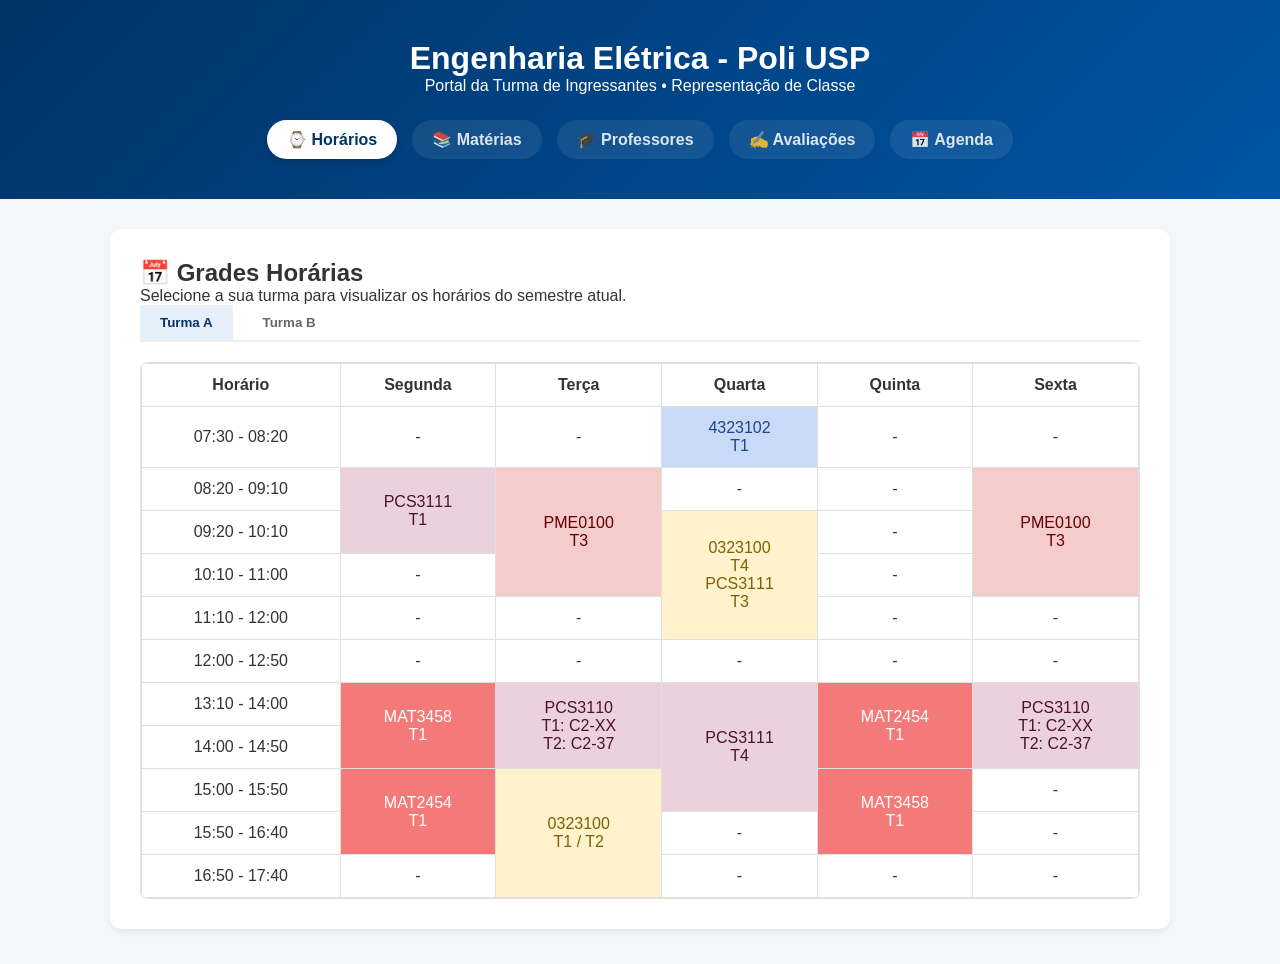
<file: index.html>
<!DOCTYPE html>
<html lang="pt-BR">
<head>
    <meta charset="UTF-8">
    <meta name="viewport" content="width=device-width, initial-scale=1.0">
    <title>Portal Elétrica Poli-USP - Ingressantes</title>
    <link rel="stylesheet" href="style.css">
</head>
<body>

    <header>
        <div class="header-container">
            <h1>Engenharia Elétrica - Poli USP</h1>
            <p>Portal da Turma de Ingressantes • Representação de Classe</p>
        </div>
        <nav class="nav-menu">
            <a href="index.html" class="nav-link active">⌚ Horários</a>
            <a href="materias.html" class="nav-link">📚 Matérias</a>
            <a href="professores.html" class="nav-link">🎓 Professores</a>
            <a href="provas.html" class="nav-link"> ✍️ Avaliações</a>
            <a href="agenda.html" class="nav-link">📅 Agenda</a>
        </nav>
    </header>

    <main class="container">
        <section class="card-section">
            <h2>📅 Grades Horárias</h2>
            <p class="subtitle">Selecione a sua turma para visualizar os horários do semestre atual.</p>
            
            <div class="tab-container">
                <button class="tab-btn active" onclick="switchTab('turmaA')">Turma A</button>
                <button class="tab-btn" onclick="switchTab('turmaB')">Turma B</button>
            </div>

            <div id="turmaA" class="tab-content active">
                <div class="table-responsive">
                    <table class="schedule-table">
                        <thead>
                            <tr>
                                <th>Horário</th>
                                <th>Segunda</th>
                                <th>Terça</th>
                                <th>Quarta</th>
                                <th>Quinta</th>
                                <th>Sexta</th>
                            </tr>
                        </thead>
                        <tbody>
                            <tr>
                                <td class="time-col">07:30 - 08:20</td>
                                <td>-</td>
                                <td>-</td>
                                <td class="subject-cell phys">4323102<br><span class="room">T1</span></td>
                                <td>-</td>
                                <td>-</td>
                            </tr>
                            <tr>
                                <td class="time-col">08:20 - 09:10</td>
                                <td class="subject-cell pcs-lab" rowspan="2">PCS3111<br><span class="room">T1</span></td>
                                <td class="subject-cell pme" rowspan="3">PME0100<br><span class="room">T3</span></td>
                                <td>-</td>
                                <td>-</td>
                                <td class="subject-cell pme" rowspan="3">PME0100<br><span class="room">T3</span></td>
                            </tr>
                            <tr>
                                <td class="time-col">09:20 - 10:10</td>
                                <td class="subject-cell yellow-mat" rowspan="3">0323100<br><span class="room">T4</span><br>PCS3111<br><span class="room">T3</span></td>
                                <td>-</td>
                            </tr>
                            <tr>
                                <td class="time-col">10:10 - 11:00</td>
                                <td>-</td>
                                <td>-</td>
                            </tr>
                            <tr>
                                <td class="time-col">11:10 - 12:00</td>
                                <td>-</td>
                                <td>-</td>
                                <td>-</td>
                                <td>-</td>
                            </tr>
                            <tr>
                                <td class="time-col">12:00 - 12:50</td>
                                <td>-</td>
                                <td>-</td>
                                <td>-</td>
                                <td>-</td>
                                <td>-</td>
                            </tr>
                            <tr>
                                <td class="time-col">13:10 - 14:00</td>
                                <td class="subject-cell red-mat" rowspan="2">MAT3458<br><span class="room">T1</span></td>
                                <td class="subject-cell pcs-teo" rowspan="2">PCS3110<br><span class="room">T1: C2-XX</span><br/><span class="room">T2: C2-37</span></td>
                                <td class="subject-cell pcs-lab" rowspan="3">PCS3111<br><span class="room">T4</span></td>
                                <td class="subject-cell red-mat" rowspan="2">MAT2454<br><span class="room">T1</span></td>
                                <td class="subject-cell pcs-teo" rowspan="2">PCS3110<br><span class="room">T1: C2-XX</span><br/><span class="room">T2: C2-37</span></td>
                            </tr>
                            <tr>
                                <td class="time-col">14:00 - 14:50</td>
                            </tr>
                            <tr>
                                <td class="time-col">15:00 - 15:50</td>
                                <td class="subject-cell red-mat" rowspan="2">MAT2454<br><span class="room">T1</span></td>
                                <td class="subject-cell yellow-mat" rowspan="3">0323100<br><span class="room">T1 / T2</span></td>
                                <td class="subject-cell red-mat" rowspan="2">MAT3458<br><span class="room">T1</span></td>
                                <td>-</td>
                            </tr>
                            <tr>
                                <td class="time-col">15:50 - 16:40</td>
                                <td>-</td>
                                <td>-</td>
                            </tr>
                            <tr>
                                <td class="time-col">16:50 - 17:40</td>
                                <td>-</td>
                                <td>-</td>
                                <td>-</td>
                                <td>-</td>
                            </tr>
                        </tbody>
                    </table>
                </div>
            </div>

            <div id="turmaB" class="tab-content">
                <div class="table-responsive">
                    <table class="schedule-table">
                        <thead>
                            <tr>
                                <th>Horário</th>
                                <th>Segunda</th>
                                <th>Terça</th>
                                <th>Quarta</th>
                                <th>Quinta</th>
                                <th>Sexta</th>
                            </tr>
                        </thead>
                        <tbody>
                            <tr>
                                <td class="time-col">07:30 - 08:20</td>
                                <td>-</td>
                                <td>-</td>
                                <td class="subject-cell phys">4323102<br><span class="room">T2</span></td>
                                <td>-</td>
                                <td>-</td>
                            </tr>
                            <tr>
                                <td class="time-col">08:20 - 09:10</td>
                                <td>-</td>
                                <td class="subject-cell pme" rowspan="3">PME0100<br><span class="room">T4</span></td>
                                <td>-</td>
                                <td class="subject-cell pcs-lab" rowspan="3">PCS3111<br><span class="room">T5</span></td>
                                <td class="subject-cell pme" rowspan="3">PME0100<br><span class="room">T4</span></td>
                            </tr>
                            <tr>
                                <td class="time-col">09:20 - 10:10</td>
                                <td>-</td>
                                <td class="subject-cell yellow-mat" rowspan="2">0323100<br><span class="room">T3</span></td>
                            </tr>
                            <tr>
                                <td class="time-col">10:10 - 11:00</td>
                                <td>-</td>
                            </tr>
                            <tr>
                                <td class="time-col">11:10 - 12:00</td>
                                <td>-</td>
                                <td>-</td>
                                <td>-</td>
                                <td>-</td>
                                <td>-</td>
                            </tr>
                            <tr>
                                <td class="time-col">12:00 - 12:50</td>
                                <td>-</td>
                                <td>-</td>
                                <td>-</td>
                                <td>-</td>
                                <td>-</td>
                            </tr>
                            <tr>
                                <td class="time-col">13:10 - 14:00</td>
                                <td class="subject-cell red-mat" rowspan="2">MAT2454<br><span class="room">T2</span></td>
                                <td class="subject-cell pcs-teo" rowspan="2">PCS3110<br><span class="room">T2: C2-37</span><br/><span class="room">T3: C2-50</span></td>
                                <td class="subject-cell yellow-mat" rowspan="3">0323100<br><span class="room">T5 / T6</span></td>
                                <td class="subject-cell red-mat" rowspan="2">MAT3458<br><span class="room">T2</span></td>
                                <td class="subject-cell pcs-teo" rowspan="2">PCS3110<br><span class="room">T2: C2-37</span><br/><span class="room">T3: C2-50</span></td>
                            </tr>
                            <tr>
                                <td class="time-col">14:00 - 14:50</td>
                            </tr>
                            <tr>
                                <td class="time-col">15:00 - 15:50</td>
                                <td class="subject-cell red-mat" rowspan="2">MAT3458<br><span class="room">T2</span></td>
                                <td class="subject-cell pcs-lab" rowspan="3">PCS3111<br><span class="room">T2</span></td>
                                <td class="subject-cell red-mat" rowspan="2">MAT2454<br><span class="room">T2</span></td>
                                <td class="subject-cell pcs-lab" rowspan="3">PCS3111<br><span class="room">T6</span></td>
                            </tr>
                            <tr>
                                <td class="time-col">15:50 - 16:40</td>
                                <td>-</td>
                            </tr>
                            <tr>
                                <td class="time-col">16:50 - 17:40</td>
                                <td>-</td>
                                <td>-</td>
                                <td>-</td>
                            </tr>
                        </tbody>
                    </table>
                </div>
            </div>
        </section>
    </main>
    <script src="script.js"></script>
</body>
</html>
</file>
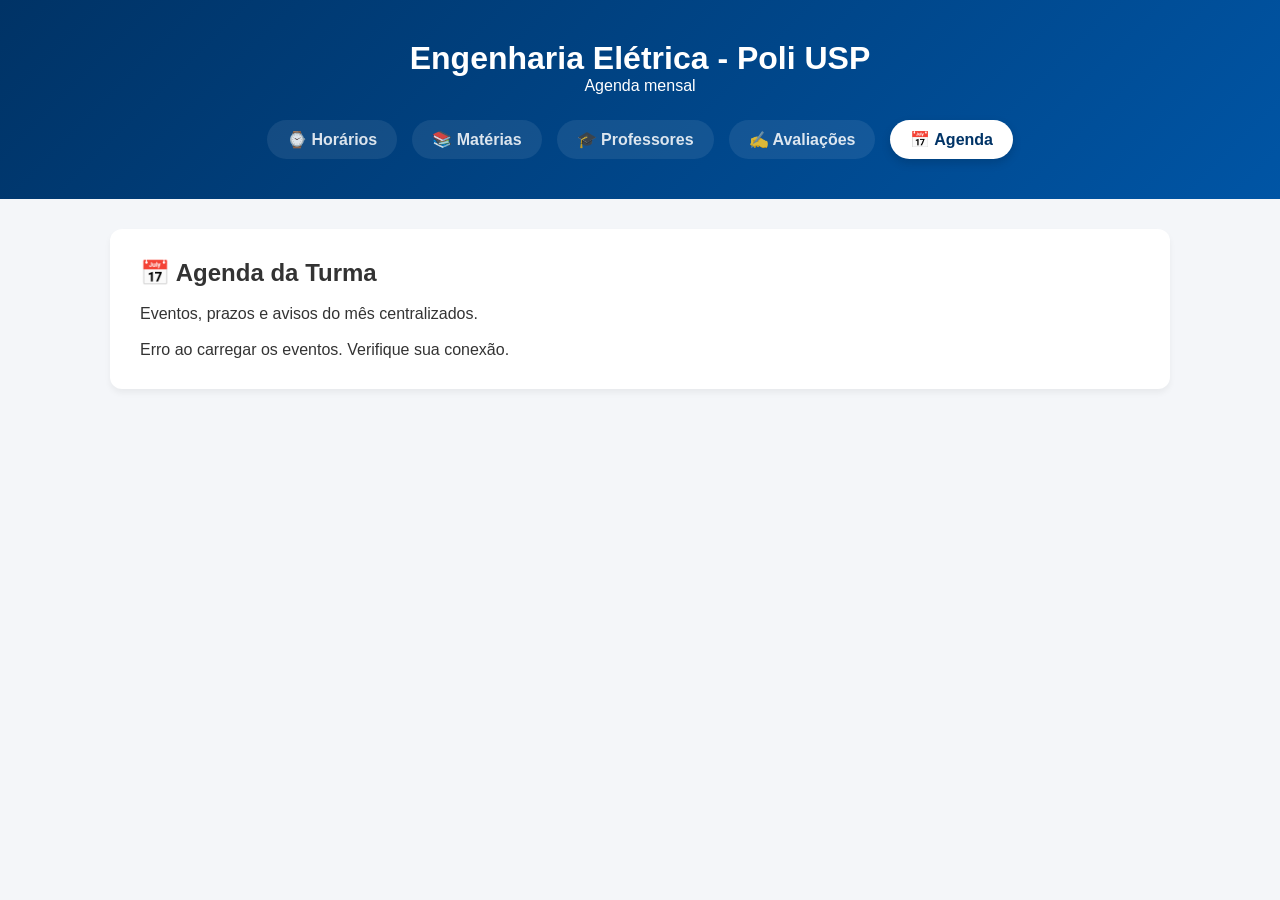
<file: agenda.html>
<!DOCTYPE html>
<html lang="pt-BR">
<head>
    <meta charset="UTF-8">
    <meta name="viewport" content="width=device-width, initial-scale=1.0">
    <title>Agenda</title>
    <link rel="stylesheet" href="style.css">
</head>
<body>
    
    <header>
        <div class="header-container">
            <h1>Engenharia Elétrica - Poli USP</h1>
            <p>Agenda mensal</p>
        </div>
        <nav class="nav-menu">
            <a href="index.html" class="nav-link">⌚ Horários</a>
            <a href="materias.html" class="nav-link">📚 Matérias</a>
            <a href="professores.html" class="nav-link">🎓 Professores</a>
            <a href="provas.html" class="nav-link">✍️ Avaliações</a>
            <a href="agenda.html" class="nav-link active">📅 Agenda</a>
        </nav>
    </header>

    <main class="container">
        <section class="card-section">
            <h2>📅 Agenda da Turma</h2>
            <br/>
            <p class="subtitle">Eventos, prazos e avisos do mês centralizados.</p>
            <br/>
            <div id="agenda-container">
                <p>Carregando eventos...</p>
            </div>
        </section>
    </main>
    <script src="agenda.js"></script>
</body>
</html>
</file>
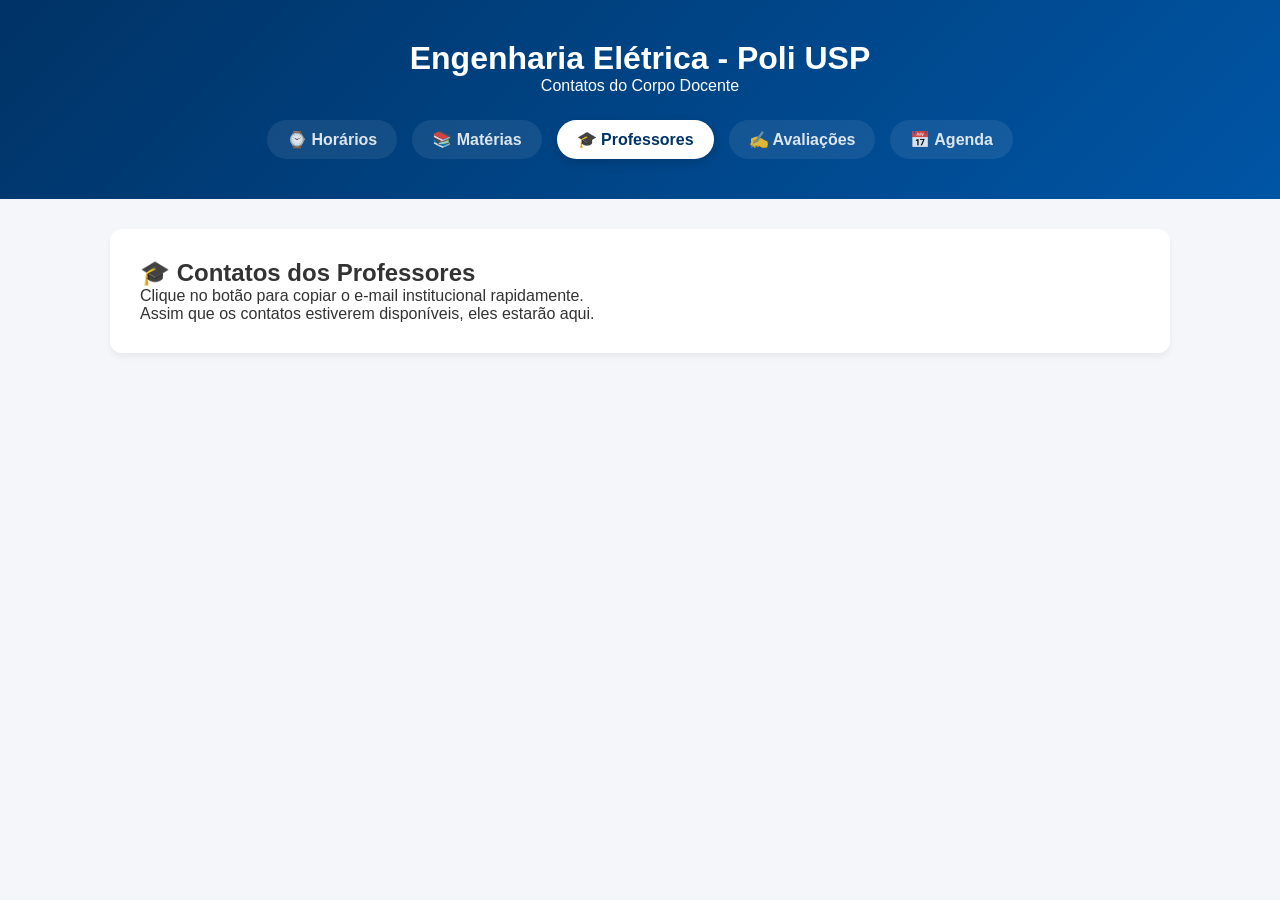
<file: professores.html>
<!DOCTYPE html>
<html lang="pt-BR">
<head>
    <meta charset="UTF-8">
    <meta name="viewport" content="width=device-width, initial-scale=1.0">
    <title>Professores - Ingressantes Elétrica</title>
    <link rel="stylesheet" href="style.css">
</head>
<body>

    <header>
        <div class="header-container">
            <h1>Engenharia Elétrica - Poli USP</h1>
            <p>Contatos do Corpo Docente</p>
        </div>
        <nav class="nav-menu">
            <a href="index.html" class="nav-link">⌚ Horários</a>
            <a href="materias.html" class="nav-link">📚 Matérias</a>
            <a href="professores.html" class="nav-link active">🎓 Professores</a>
            <a href="provas.html" class="nav-link"> ✍️ Avaliações</a>
            <a href="agenda.html" class="nav-link">📅 Agenda</a>
        </nav>
    </header>

    <main class="container">
        <section class="card-section">
            <h2>🎓 Contatos dos Professores</h2>
            <p class="subtitle">Clique no botão para copiar o e-mail institucional rapidamente.</p>
            <p class="subtitle">Assim que os contatos estiverem disponíveis, eles estarão aqui.</p>
            <div class="grid-container">
                <!--
                <div class="prof-card">
                    <div class="prof-info">
                        <h4>PLaceholderName</h4>
                        <p class="prof-sub">PlaceHolderInfo</p>
                        <p class="prof-email">PlaceHolderEMail</p>
                    </div>
                    <button class="btn-copy" onclick="copyEmail('email', this)">Copiar E-mail</button>
                
                </div>
                -->
                </div>
        </section>
    </main>
    <script src="script.js"></script>
</body>
</html>
</file>
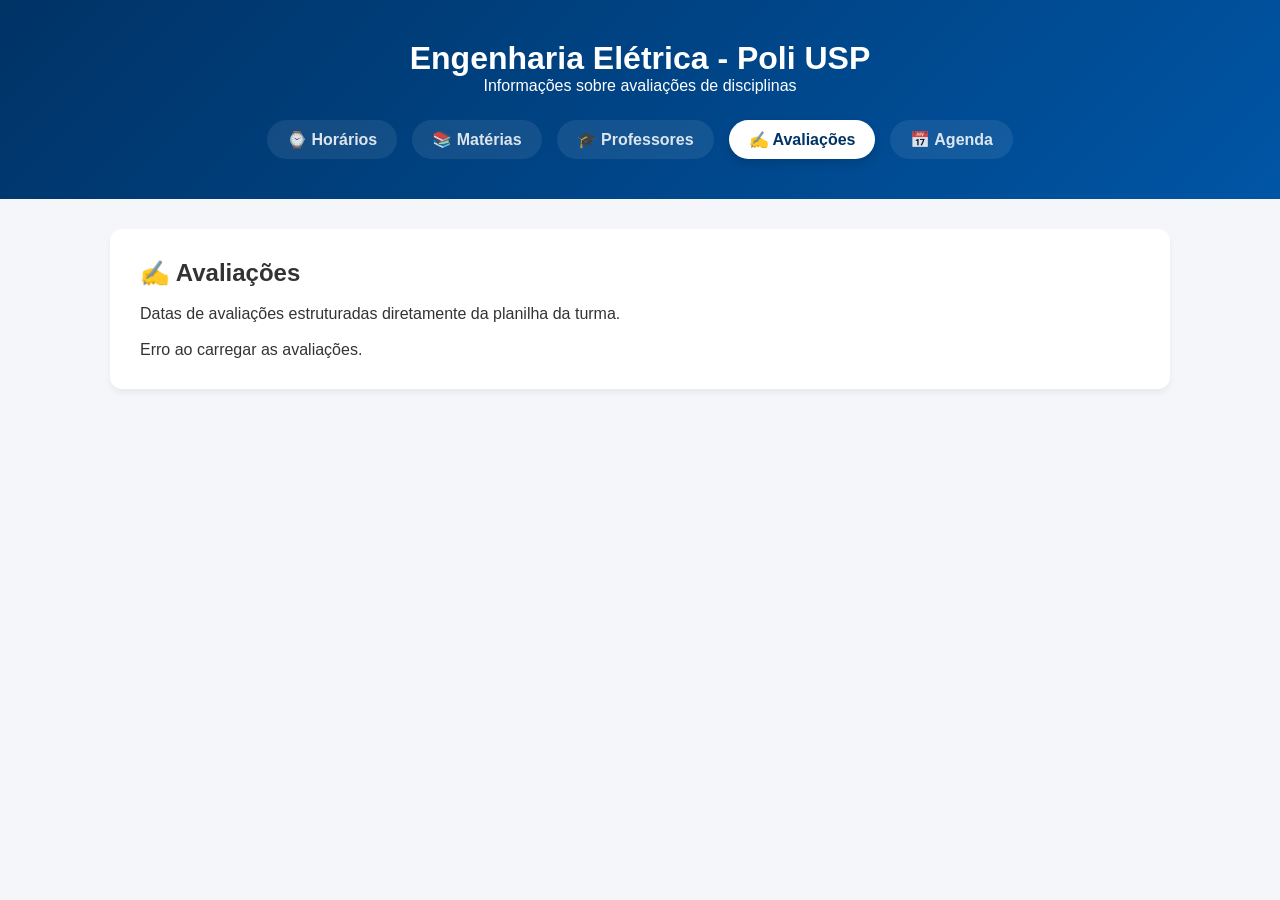
<file: provas.html>
<!DOCTYPE html>
<html lang="pt-BR">
<head>
    <meta charset="UTF-8">
    <meta name="viewport" content="width=device-width, initial-scale=1.0">
    <title>Provas</title>
    <link rel="stylesheet" href="style.css">
</head>
<body>
    
    <header>
        <div class="header-container">
            <h1>Engenharia Elétrica - Poli USP</h1>
            <p>Informações sobre avaliações de disciplinas</p>
        </div>
        <nav class="nav-menu">
            <a href="index.html" class="nav-link">⌚ Horários</a>
            <a href="materias.html" class="nav-link">📚 Matérias</a>
            <a href="professores.html" class="nav-link">🎓 Professores</a>
            <a href="provas.html" class="nav-link active">✍️ Avaliações</a>
            <a href="agenda.html" class="nav-link">📅 Agenda</a>
        </nav>
    </header>

    <main class="container">
        <section class="card-section">
            <h2>✍️ Avaliações</h2>
            <br/>
            <p class="subtitle">Datas de avaliações estruturadas diretamente da planilha da turma.</p>
            <br/>
            <div id="provas-container">
                <p>Carregando avaliações...</p>
            </div>
        </section>
    </main>

    <script src="provas.js"></script>
</body>
</html>
</file>
<file: style.css>
* {
    margin: 0;
    padding: 0;
    box-sizing: border-box;
    font-family: -apple-system, BlinkMacSystemFont, "Segoe UI", Roboto, sans-serif;
}
body { background-color: #f4f6f9; color: #333; }
header {
    background: linear-gradient(135deg, #003366 0%, #0055a5 100%);
    color: white; padding: 40px 20px; text-align: center;
}
.container { max-width: 1100px; margin: 30px auto; padding: 0 20px; }
.card-section { background: white; border-radius: 12px; padding: 30px; margin-bottom: 35px; box-shadow: 0 4px 6px rgba(0,0,0,0.05); }
.tab-container { display: flex; gap: 10px; margin-bottom: 20px; border-bottom: 2px solid #eee; }
.tab-btn { background: none; border: none; padding: 10px 20px; font-weight: 600; cursor: pointer; color: #666; }
.tab-btn.active, .tab-btn:hover { color: #003366; background-color: #e6f0fa; }
.tab-content { display: none; }
.tab-content.active { display: block; }
.schedule-table { width: 100%; border-collapse: collapse; text-align: center; }
.schedule-table th, .schedule-table td { border: 1px solid #e0e0e0; padding: 12px; }
.calc { background-color: #e3f2fd; color: #0d47a1; }
.btn-jupiter { background-color: #003366; color: white; }
.btn-moodle { background-color: #e67e22; color: white; }
.btn-polishare { background-color: #1c4587; color: white; }
.phys { background-color: #c9daf8; color: #1c4587; } 
.pcs-lab { background-color: #ead1dc; color: #4c1130; }  
.pme { background-color: #f4cccc; color: #660000; }      
.yellow-mat { background-color: #fff2cc; color: #7f6000; }
.red-mat { background-color: #f47a7a; color: #ffffff; }   
.pcs-teo { background-color: #ead1dc; color: #4c1130; }   

.btn-group {
    display: flex;
    gap: 15px; 
    margin-top: 15px;
}

.btn {
    flex: 1;
    text-align: center;
    padding: 12px;
    font-size: 0.9rem;
    font-weight: 600;
    text-decoration: none;
    border-radius: 8px;
    transition: background 0.2s;
}

.btn-copy {
    background-color: #003366; 
    color: white; 
    border: none; 
    padding: 10px 18px; 
    font-size: 0.85rem;
    font-weight: 600;
    border-radius: 6px; 
    cursor: pointer; 
    transition: all 0.2s ease; 
    box-shadow: 0 2px 4px rgba(0, 0, 0, 0.05);
}

.btn-copy:hover {
    background-color: #0055a5; 
    transform: translateY(-1px);
    box-shadow: 0 4px 6px rgba(0, 0, 0, 0.1);
}

.prof-card {
    background: white;
    border: 1px solid #e2e8f0;
    border-radius: 12px;
    padding: 25px;
    margin-bottom: 20px;
    display: flex;
    justify-content: space-between;
    align-items: center;
    box-shadow: 0 4px 6px rgba(0, 0, 0, 0.02);
}

.nav-menu {
    display: flex;
    justify-content: center;
    gap: 15px;
    margin-top: 25px;
    flex-wrap: wrap;
}

.nav-link {
    display: inline-flex;
    align-items: center;
    gap: 8px; 
    color: rgba(255, 255, 255, 0.85) !important; 
    text-decoration: none !important; 
    font-weight: 600;
    font-size: 1rem;
    padding: 10px 20px;
    border-radius: 25px;
    background-color: rgba(255, 255, 255, 0.08); 
    transition: all 0.2s ease;
}

.nav-link:hover {
    color: #ffffff !important;
    background-color: rgba(255, 255, 255, 0.2);
}

.nav-link.active {
    color: #003366 !important; 
    background-color: #ffffff; 
    box-shadow: 0 4px 10px rgba(0, 0, 0, 0.15);
}

@media (max-width: 768px) {
    .container {
        padding: 0 10px;
        margin: 15px auto;
    }
    
    .card-section {
        padding: 15px;
        margin-bottom: 20px;
    }

    .nav-menu {
        gap: 8px;
    }
    .nav-link {
        padding: 8px 12px;
        font-size: 0.9rem;
    }
}

.materia-card, .prof-card {
    min-height: auto !important; 
    word-wrap: break-word;       
    overflow: hidden;          
}

@media (max-width: 768px) {
    .prof-card {
        flex-direction: column;
        align-items: flex-start;
        gap: 15px;
    }
    
    .btn-copy {
        width: 100%;
        text-align: center;
    }

    .btn-group {
        flex-direction: column;
        gap: 10px;
    }
}

.table-responsive {
    width: 100%;
    overflow-x: auto; 
    -webkit-overflow-scrolling: touch;
    margin-top: 15px;
    border-radius: 8px;
    border: 1px solid #e0e0e0;
}

.schedule-table {
    min-width: 600px;
}

.agenda-dia-bloco {
    margin-bottom: 30px;
    border-left: 4px solid #003366;
    padding-left: 15px;
}

.agenda-dia-bloco h3 {
    margin-bottom: 15px;
    color: #003366;
}

.evento-card {
    background: #f8fafc;
    border: 1px solid #e2e8f0;
    border-radius: 8px;
    padding: 15px;
    margin-bottom: 10px;
    display: flex;
    gap: 15px;
    align-items: center;
}

.evento-card.plantão { border-left: 4px solid #e67e22; }
.evento-card.integração { border-left: 4px solid #9b59b6; }
.evento-card.workshop { border-left: 4px solid #2ecc71; }

.evento-hora {
    font-weight: bold;
    color: #475569;
    min-width: 60px;
}

.calendario-grid {
    display: grid;
    grid-template-columns: repeat(auto-fill, minmax(220px, 1fr));
    gap: 20px;
    margin-top: 20px;
}

.calendario-dia-bloco {
    background: #ffffff;
    border: 1px solid #e2e8f0;
    border-radius: 12px;
    padding: 15px;
    box-shadow: 0 4px 6px rgba(0, 0, 0, 0.02);
    display: flex;
    flex-direction: column;
    min-height: 180px;
    transition: transform 0.2s ease, box-shadow 0.2s ease;
}

.calendario-dia-bloco:hover {
    transform: translateY(-2px);
    box-shadow: 0 6px 12px rgba(0, 0, 0, 0.05);
}

.calendario-dia-bloco h3 {
    font-size: 1rem;
    color: #003366;
    border-bottom: 2px solid #e6f0fa;
    padding-bottom: 8px;
    margin-bottom: 10px;
    text-align: center;
}

.prova-mini-card {
    background: #fff5f5;
    border-left: 4px solid #cc0000;
    padding: 8px;
    border-radius: 4px;
    margin-bottom: 8px;
    font-size: 0.85rem;
}

.prova-mini-card h4 {
    color: #333;
    font-weight: 600;
    margin-bottom: 2px;
}

.prova-mini-card p {
    color: #666;
    font-size: 0.8rem;
    margin: 2px 0 0 0;
}
</file>
